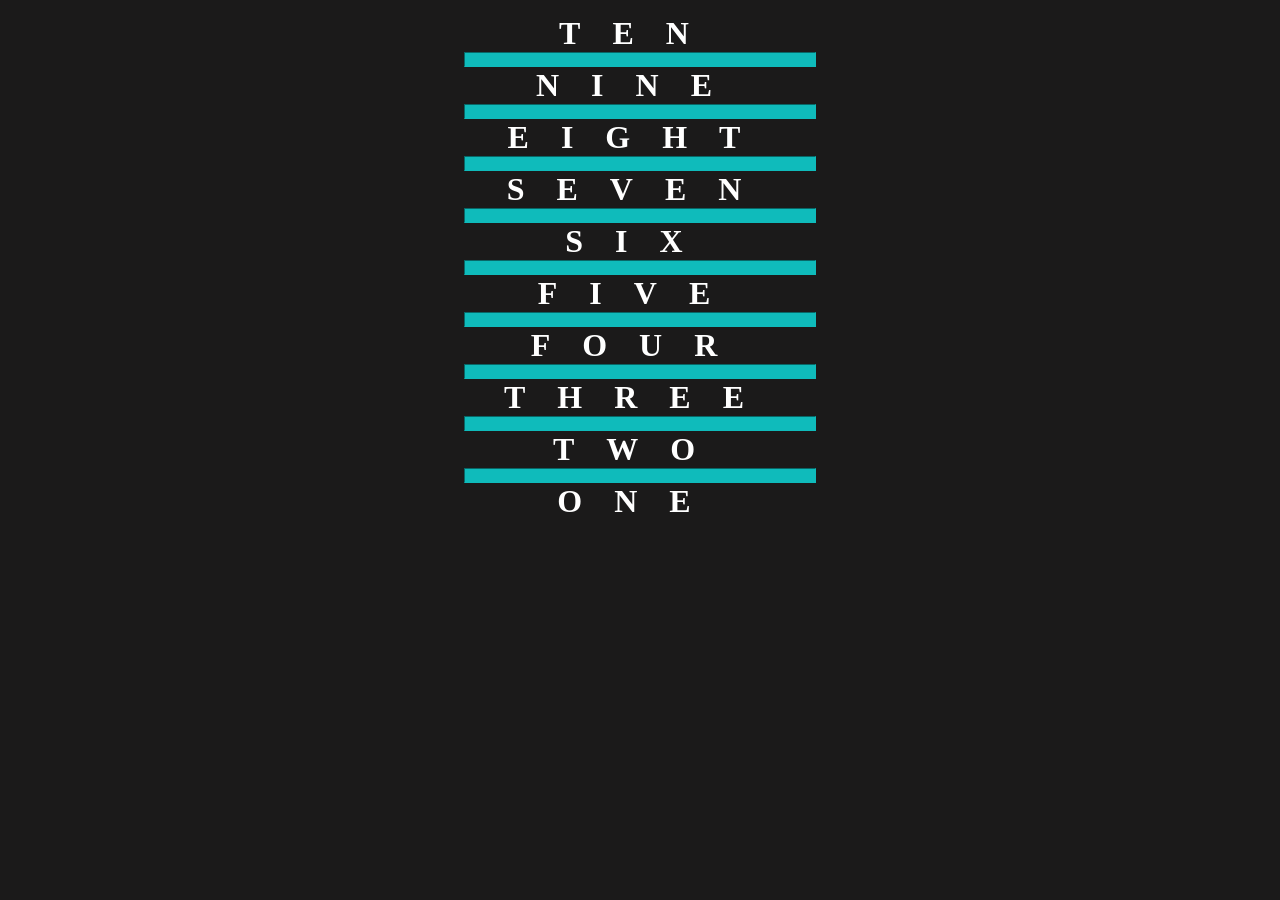
<file: first/index.html>
<!DOCTYPE html>
<html lang="en">
<head>
    <meta charset="UTF-8">
    <meta name="viewport" content="width=device-width, initial-scale=1.0">
    <link rel="stylesheet" href="CSS/style.css">
    <title>Document</title>
</head>
<body>
    <div>
    <p class="text">TEN</p>
    <hr class="horizontal_line">
     <p class="text">NINE</p>
    <hr class="horizontal_line">
     <p class="text">EIGHT</p>
    <hr class="horizontal_line">
     <p class="text">SEVEN</p>
    <hr class="horizontal_line">
     <p class="text">SIX</p>
    <hr class="horizontal_line">
     <p class="text">FIVE</p>
    <hr class="horizontal_line">
     <p class="text">FOUR</p>
    <hr class="horizontal_line">
     <p class="text">THREE</p>
    <hr class="horizontal_line">
     <p class="text">TWO</p>
    <hr class="horizontal_line">
     <p class="text">ONE</p>
 
    </div>
</body>
</html>
</file>
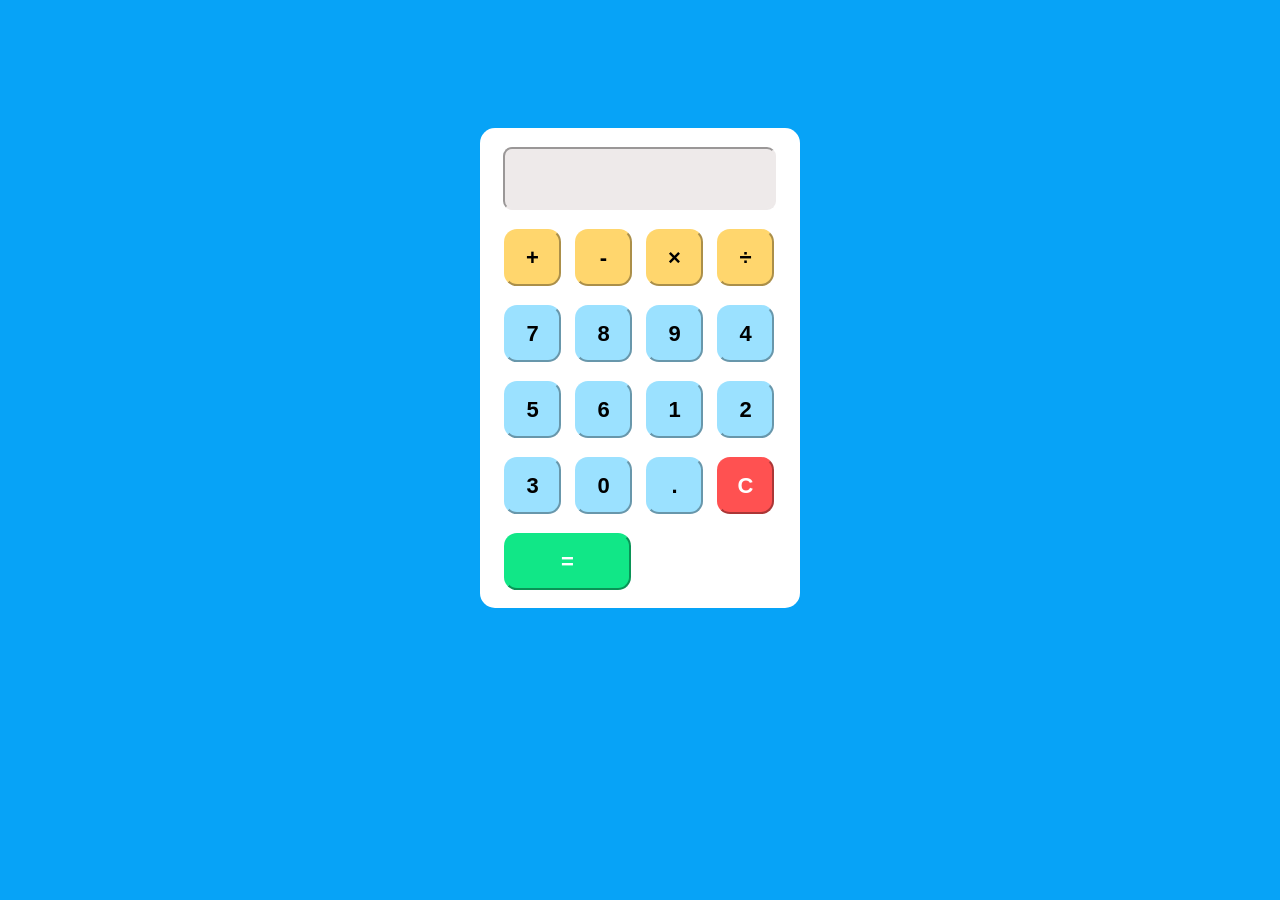
<file: second/index.html>
<!DOCTYPE html>
<html lang="en">
<head>
    <meta charset="UTF-8">
    <meta name="viewport" content="width=device-width, initial-scale=1.0">
    <link rel="stylesheet" href="CSS/style.css">
    <title>Document</title>
</head>
<body>
    <div>
        <form>
            <input type="text" class="text">
            <!-- <br> -->
           
            <button class="small yellow">+</button>
            <button class="small yellow">-</button>
            <button class="small yellow">×</button>
            <button class="small yellow">÷</button>
          
            <button class="small blue">7</button>
            <button class="small blue">8</button>
            <button class="small blue">9</button>
            <button class="small blue">4</button>
            
            <button class="small blue">5</button>
            <button class="small blue">6</button>
            <button class="small blue">1</button>
            <button class="small blue">2</button>

            <button class="small blue">3</button>
            <button class="small blue">0</button>
            <button class="small blue">.</button>
            <button class="small red">C</button>
            
            <button class="large">=</button>
         

        </form>
    </div>
</body>
</html>
</file>
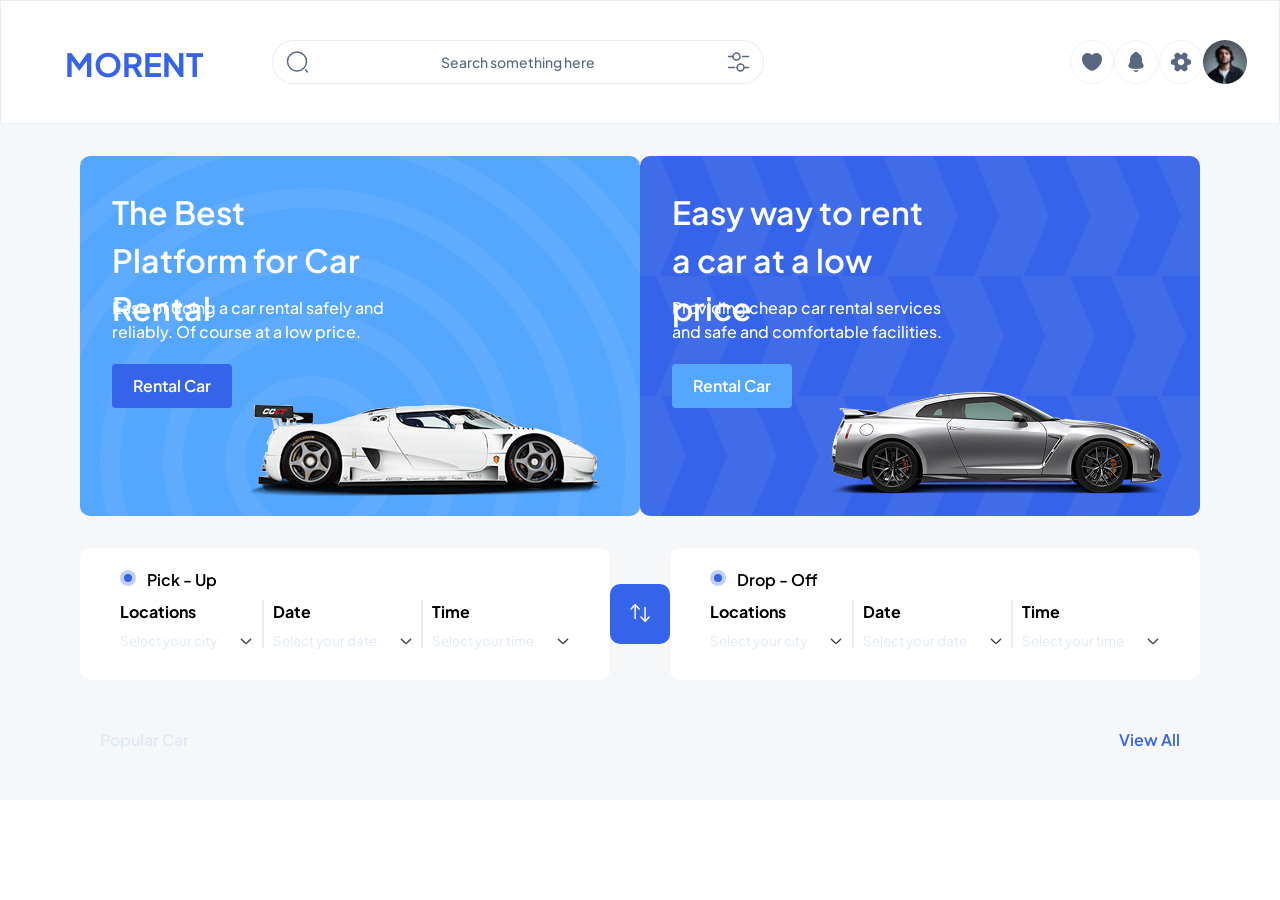
<file: task3/index.html>
<!DOCTYPE html>
<html lang="en">
<head>
    <meta charset="UTF-8">
    <meta name="viewport" content="width=device-width, initial-scale=1.0">
    <link rel="stylesheet" href="CSS/style.css">
    <title>Document</title>
</head>
<body>
    <nav>
        <div class="container display-flex">
          <div class="logo w-10">
            <h1>MORENT</h1>
          </div>
          <div class="search w-60">
            <button class="display-flex">
            
                <svg class="w-10" width="24" height="24" viewBox="0 0 24 24" fill="none" xmlns="http://www.w3.org/2000/svg">
                <path d="M11.5 21C16.7467 21 21 16.7467 21 11.5C21 6.25329 16.7467 2 11.5 2C6.25329 2 2 6.25329 2 11.5C2 16.7467 6.25329 21 11.5 21Z" stroke="#596780" stroke-width="1.5" stroke-linecap="round" stroke-linejoin="round"/>
                <path d="M22 22L20 20" stroke="#596780" stroke-width="1.5" stroke-linecap="round" stroke-linejoin="round"/>
                </svg>
                <p class="w-80">
                    Search something here
                </p>
                
                <svg class="w-10" width="24" height="24" viewBox="0 0 24 24" fill="none" xmlns="http://www.w3.org/2000/svg">
                <path d="M22 6.5H16" stroke="#596780" stroke-width="1.5" stroke-miterlimit="10" stroke-linecap="round" stroke-linejoin="round"/>
                <path d="M6 6.5H2" stroke="#596780" stroke-width="1.5" stroke-miterlimit="10" stroke-linecap="round" stroke-linejoin="round"/>
                <path d="M10 10C11.933 10 13.5 8.433 13.5 6.5C13.5 4.567 11.933 3 10 3C8.067 3 6.5 4.567 6.5 6.5C6.5 8.433 8.067 10 10 10Z" stroke="#596780" stroke-width="1.5" stroke-miterlimit="10" stroke-linecap="round" stroke-linejoin="round"/>
                <path d="M22 17.5H18" stroke="#596780" stroke-width="1.5" stroke-miterlimit="10" stroke-linecap="round" stroke-linejoin="round"/>
                <path d="M8 17.5H2" stroke="#596780" stroke-width="1.5" stroke-miterlimit="10" stroke-linecap="round" stroke-linejoin="round"/>
                <path d="M14 21C15.933 21 17.5 19.433 17.5 17.5C17.5 15.567 15.933 14 14 14C12.067 14 10.5 15.567 10.5 17.5C10.5 19.433 12.067 21 14 21Z" stroke="#596780" stroke-width="1.5" stroke-miterlimit="10" stroke-linecap="round" stroke-linejoin="round"/>
                </svg>


            </button>
             </div>
            <div class="icons display-flex w-15">
                <div class="icon">
                    <button>
                        
                        <svg width="44" height="44" viewBox="0 0 44 44" fill="none" xmlns="http://www.w3.org/2000/svg">
                        <path d="M26.44 13.1C24.63 13.1 23.01 13.98 22 15.33C20.99 13.98 19.37 13.1 17.56 13.1C14.49 13.1 12 15.6 12 18.69C12 19.88 12.19 20.98 12.52 22C14.1 27 18.97 29.99 21.38 30.81C21.72 30.93 22.28 30.93 22.62 30.81C25.03 29.99 29.9 27 31.48 22C31.81 20.98 32 19.88 32 18.69C32 15.6 29.51 13.1 26.44 13.1Z" fill="#596780"/>
                        <rect opacity="0.8" x="0.5" y="0.5" width="43" height="43" rx="21.5" stroke="#C3D4E9" stroke-opacity="0.4"/>
                        </svg>

                    </button>
                </div>
                <div class="icon">
                    <button>
                        
                        <svg width="44" height="44" viewBox="0 0 44 44" fill="none" xmlns="http://www.w3.org/2000/svg">
                        <path d="M29.3399 24.49L28.3399 22.83C28.1299 22.46 27.9399 21.76 27.9399 21.35V18.82C27.9399 16.47 26.5599 14.44 24.5699 13.49C24.0499 12.57 23.0899 12 21.9899 12C20.8999 12 19.9199 12.59 19.3999 13.52C17.4499 14.49 16.0999 16.5 16.0999 18.82V21.35C16.0999 21.76 15.9099 22.46 15.6999 22.82L14.6899 24.49C14.2899 25.16 14.1999 25.9 14.4499 26.58C14.6899 27.25 15.2599 27.77 15.9999 28.02C17.9399 28.68 19.9799 29 22.0199 29C24.0599 29 26.0999 28.68 28.0399 28.03C28.7399 27.8 29.2799 27.27 29.5399 26.58C29.7999 25.89 29.7299 25.13 29.3399 24.49Z" fill="#596780"/>
                        <path d="M24.8299 30.01C24.4099 31.17 23.2999 32 21.9999 32C21.2099 32 20.4299 31.68 19.8799 31.11C19.5599 30.81 19.3199 30.41 19.1799 30C19.3099 30.02 19.4399 30.03 19.5799 30.05C19.8099 30.08 20.0499 30.11 20.2899 30.13C20.8599 30.18 21.4399 30.21 22.0199 30.21C22.5899 30.21 23.1599 30.18 23.7199 30.13C23.9299 30.11 24.1399 30.1 24.3399 30.07C24.4999 30.05 24.6599 30.03 24.8299 30.01Z" fill="#596780"/>
                        <rect opacity="0.8" x="0.5" y="0.5" width="43" height="43" rx="21.5" stroke="#C3D4E9" stroke-opacity="0.4"/>
                        </svg>

                    </button>
                </div>
                <div class="icon">
                    <button>
                        
                        <svg width="44" height="44" viewBox="0 0 44 44" fill="none" xmlns="http://www.w3.org/2000/svg">
                        <path d="M30.1 19.2201C28.29 19.2201 27.55 17.9401 28.45 16.3701C28.97 15.4601 28.66 14.3001 27.75 13.7801L26.02 12.7901C25.23 12.3201 24.21 12.6001 23.74 13.3901L23.63 13.5801C22.73 15.1501 21.25 15.1501 20.34 13.5801L20.23 13.3901C19.78 12.6001 18.76 12.3201 17.97 12.7901L16.24 13.7801C15.33 14.3001 15.02 15.4701 15.54 16.3801C16.45 17.9401 15.71 19.2201 13.9 19.2201C12.86 19.2201 12 20.0701 12 21.1201V22.8801C12 23.9201 12.85 24.7801 13.9 24.7801C15.71 24.7801 16.45 26.0601 15.54 27.6301C15.02 28.5401 15.33 29.7001 16.24 30.2201L17.97 31.2101C18.76 31.6801 19.78 31.4001 20.25 30.6101L20.36 30.4201C21.26 28.8501 22.74 28.8501 23.65 30.4201L23.76 30.6101C24.23 31.4001 25.25 31.6801 26.04 31.2101L27.77 30.2201C28.68 29.7001 28.99 28.5301 28.47 27.6301C27.56 26.0601 28.3 24.7801 30.11 24.7801C31.15 24.7801 32.01 23.9301 32.01 22.8801V21.1201C32 20.0801 31.15 19.2201 30.1 19.2201ZM22 25.2501C20.21 25.2501 18.75 23.7901 18.75 22.0001C18.75 20.2101 20.21 18.7501 22 18.7501C23.79 18.7501 25.25 20.2101 25.25 22.0001C25.25 23.7901 23.79 25.2501 22 25.2501Z" fill="#596780"/>
                        <rect opacity="0.8" x="0.5" y="0.5" width="43" height="43" rx="21.5" stroke="#C3D4E9" stroke-opacity="0.4"/>
                        </svg>

                    </button>
                </div>
                <div class="icon">
                    <img src="images/profile.png" alt="">
                </div>

               
             
          </div>
        </div>
    </nav>
    <main>
        <div class="container">
            <section>
                <div class=" ads container display-flex">
                    <div class=" ad ad1">
                      <div class="ad-text">

                        
                        <h6>
                            The Best Platform for Car Rental
                        </h6>
                        <p>
                            Ease of doing a car rental safely and reliably. Of course at a low price.
                        </p>

                      </div>
                      <button>Rental Car</button>
                    </div>
                    <div class=" ad ad2">
                      <div class="ad-text">

                        
                        <h6>
                            Easy way to rent a car at a low price
                        </h6>
                        <p>
                           Providing cheap car rental services and safe and comfortable facilities.
                        </p>

                      </div>
                      <button>Rental Car</button>
                    </div>

                </div>
            </section>
            <section>
                <div class="container selectors display-flex">
                    <div class="selector ">
                        <div class="select-type" >
                            <svg width="16" height="16" viewBox="0 0 16 16" fill="none" xmlns="http://www.w3.org/2000/svg">
                            <rect width="16" height="16" rx="8" fill="#3563E9" fill-opacity="0.3"/>
                            <circle cx="8" cy="8" r="4" fill="#3563E9"/>
                            </svg>
                            <p>
                                Pick - Up
                            </p>

                        </div>
                          <div class="select-fields display-flex">
                            <div class="field">
                                <p>
                                    Locations
                                </p>
                            <div class="input">
                                <select name="Locations" id="">
                                    <option disabled selected>Select your city</option>
                        

                                </select>
                            
                                <svg width="14" height="14" viewBox="0 0 14 14" fill="none" xmlns="http://www.w3.org/2000/svg">
                                <path d="M7.00013 9.79969C6.5918 9.79969 6.18347 9.64219 5.8743 9.33303L2.07097 5.52969C1.9018 5.36053 1.9018 5.08053 2.07097 4.91136C2.24013 4.74219 2.52013 4.74219 2.6893 4.91136L6.49263 8.71469C6.77263 8.99469 7.22763 8.99469 7.50763 8.71469L11.311 4.91136C11.4801 4.74219 11.7601 4.74219 11.9293 4.91136C12.0985 5.08053 12.0985 5.36053 11.9293 5.52969L8.12597 9.33303C7.8168 9.64219 7.40847 9.79969 7.00013 9.79969Z" fill="#1A202C" stroke="#1A202C" stroke-width="0.5"/>
                                </svg>
                            </div>
                            </div>
                            <div class="divider">
                            </div>
                            <div class="field">
                                <p>
                                    Date
                                </p>
                                <div class="input">
                                <select name="Date" id="">
                                    <option disabled selected>Select your date</option>
                                </select>
                                
                                <svg width="14" height="14" viewBox="0 0 14 14" fill="none" xmlns="http://www.w3.org/2000/svg">
                                <path d="M7.00013 9.79969C6.5918 9.79969 6.18347 9.64219 5.8743 9.33303L2.07097 5.52969C1.9018 5.36053 1.9018 5.08053 2.07097 4.91136C2.24013 4.74219 2.52013 4.74219 2.6893 4.91136L6.49263 8.71469C6.77263 8.99469 7.22763 8.99469 7.50763 8.71469L11.311 4.91136C11.4801 4.74219 11.7601 4.74219 11.9293 4.91136C12.0985 5.08053 12.0985 5.36053 11.9293 5.52969L8.12597 9.33303C7.8168 9.64219 7.40847 9.79969 7.00013 9.79969Z" fill="#1A202C" stroke="#1A202C" stroke-width="0.5"/>
                                </svg>
                            </div>
                            </div>
                            <div class="divider">
                            </div>
                            <div class="field">
                                <p>
                                    Time
                                </p>
                                <div class="input">
                                <select name="Time" id="">
                                    <option disabled selected>Select your time</option>
                                </select>
                                
                                <svg width="14" height="14" viewBox="0 0 14 14" fill="none" xmlns="http://www.w3.org/2000/svg">
                                <path d="M7.00013 9.79969C6.5918 9.79969 6.18347 9.64219 5.8743 9.33303L2.07097 5.52969C1.9018 5.36053 1.9018 5.08053 2.07097 4.91136C2.24013 4.74219 2.52013 4.74219 2.6893 4.91136L6.49263 8.71469C6.77263 8.99469 7.22763 8.99469 7.50763 8.71469L11.311 4.91136C11.4801 4.74219 11.7601 4.74219 11.9293 4.91136C12.0985 5.08053 12.0985 5.36053 11.9293 5.52969L8.12597 9.33303C7.8168 9.64219 7.40847 9.79969 7.00013 9.79969Z" fill="#1A202C" stroke="#1A202C" stroke-width="0.5"/>
                                </svg>
                              </div>
                            </div>
                          </div>
                    </div>
                    <div class="switch">
                        <button>
                        <svg width="24" height="24" viewBox="0 0 24 24" fill="none" xmlns="http://www.w3.org/2000/svg">
                        <path d="M7.16051 3.83577L7.16051 17.4536" stroke="white" stroke-width="1.5" stroke-linecap="round" stroke-linejoin="round"/>
                        <path d="M3.08273 7.93188L7.1605 3.83522L11.2383 7.93188" stroke="white" stroke-width="1.5" stroke-linecap="round" stroke-linejoin="round"/>
                        <path d="M17.0887 20.1671L17.0887 6.54934" stroke="white" stroke-width="1.5" stroke-linecap="round" stroke-linejoin="round"/>
                        <path d="M21.1665 16.071L17.0887 20.1677L13.0109 16.071" stroke="white" stroke-width="1.5" stroke-linecap="round" stroke-linejoin="round"/>
                        </svg>
                     </button>
                    </div>
                    <div class="selector ">
                        <div class="select-type" >
                            <svg width="16" height="16" viewBox="0 0 16 16" fill="none" xmlns="http://www.w3.org/2000/svg">
                            <rect width="16" height="16" rx="8" fill="#3563E9" fill-opacity="0.3"/>
                            <circle cx="8" cy="8" r="4" fill="#3563E9"/>
                            </svg>
                            <p>
                                Drop - Off
                            </p>

                        </div>
                          <div class="select-fields display-flex">
                            <div class="field">
                                <p>
                                    Locations
                                </p>
                            <div class="input">
                                <select name="Locations" id="">
                                    <option disabled selected>Select your city</option>
                        

                                </select>
                            
                                <svg width="14" height="14" viewBox="0 0 14 14" fill="none" xmlns="http://www.w3.org/2000/svg">
                                <path d="M7.00013 9.79969C6.5918 9.79969 6.18347 9.64219 5.8743 9.33303L2.07097 5.52969C1.9018 5.36053 1.9018 5.08053 2.07097 4.91136C2.24013 4.74219 2.52013 4.74219 2.6893 4.91136L6.49263 8.71469C6.77263 8.99469 7.22763 8.99469 7.50763 8.71469L11.311 4.91136C11.4801 4.74219 11.7601 4.74219 11.9293 4.91136C12.0985 5.08053 12.0985 5.36053 11.9293 5.52969L8.12597 9.33303C7.8168 9.64219 7.40847 9.79969 7.00013 9.79969Z" fill="#1A202C" stroke="#1A202C" stroke-width="0.5"/>
                                </svg>
                            </div>
                            </div>
                            <div class="divider">
                            </div>
                            <div class="field">
                                <p>
                                    Date
                                </p>
                                <div class="input">
                                <select name="Date" id="">
                                    <option disabled selected>Select your date</option>
                                </select>
                                
                                <svg width="14" height="14" viewBox="0 0 14 14" fill="none" xmlns="http://www.w3.org/2000/svg">
                                <path d="M7.00013 9.79969C6.5918 9.79969 6.18347 9.64219 5.8743 9.33303L2.07097 5.52969C1.9018 5.36053 1.9018 5.08053 2.07097 4.91136C2.24013 4.74219 2.52013 4.74219 2.6893 4.91136L6.49263 8.71469C6.77263 8.99469 7.22763 8.99469 7.50763 8.71469L11.311 4.91136C11.4801 4.74219 11.7601 4.74219 11.9293 4.91136C12.0985 5.08053 12.0985 5.36053 11.9293 5.52969L8.12597 9.33303C7.8168 9.64219 7.40847 9.79969 7.00013 9.79969Z" fill="#1A202C" stroke="#1A202C" stroke-width="0.5"/>
                                </svg>
                            </div>
                            </div>
                            <div class="divider">
                            </div>
                            <div class="field">
                                <p>
                                    Time
                                </p>
                                <div class="input">
                                <select name="Time" id="">
                                    <option disabled selected>Select your time</option>
                                </select>
                                
                                <svg width="14" height="14" viewBox="0 0 14 14" fill="none" xmlns="http://www.w3.org/2000/svg">
                                <path d="M7.00013 9.79969C6.5918 9.79969 6.18347 9.64219 5.8743 9.33303L2.07097 5.52969C1.9018 5.36053 1.9018 5.08053 2.07097 4.91136C2.24013 4.74219 2.52013 4.74219 2.6893 4.91136L6.49263 8.71469C6.77263 8.99469 7.22763 8.99469 7.50763 8.71469L11.311 4.91136C11.4801 4.74219 11.7601 4.74219 11.9293 4.91136C12.0985 5.08053 12.0985 5.36053 11.9293 5.52969L8.12597 9.33303C7.8168 9.64219 7.40847 9.79969 7.00013 9.79969Z" fill="#1A202C" stroke="#1A202C" stroke-width="0.5"/>
                                </svg>
                              </div>
                            </div>
                          </div>
                    </div>
                </div>
            </section>
        
            <div class="content container">
                <div class="popular">
                    <div class="text display-flex">
                        <p>Popular Car</p>
                        <p class="view-all">View All</p>
                    </div>
                </div>
            </div>
        </div>

    </main>
</body>
</html></i>
</file>
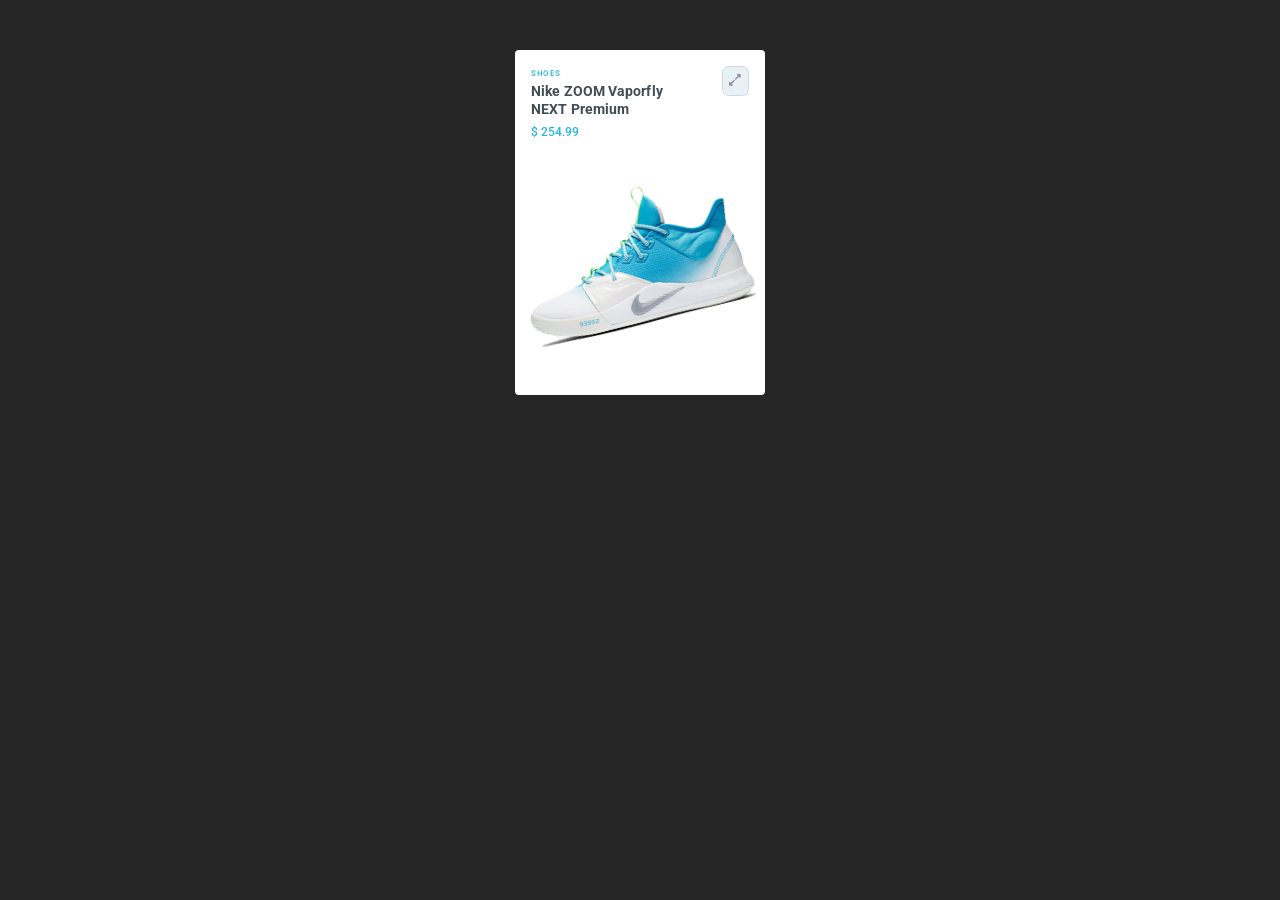
<file: task4/index.html>
<!DOCTYPE html>
<html lang="en">
<head>
    <meta charset="UTF-8">
    <meta name="viewport" content="width=device-width, initial-scale=1.0">
    <title>Document</title>
    <link rel="stylesheet" href="CSS/style.css">
</head>
<body>
    <div class="container">
        <div class="box">
            <div class="front card">
                <div class="content d-flex space-between">
                    <div class="text col-8">
                      <h6>SHOES</h6>
                      <h5>
                        Nike ZOOM Vaporfly  NEXT Premium
                      </h5>
                      <p>
                        $ 254.99
                      </p>
                    </div>
                    <div class="button ">
                        <button>
                            <svg width="12" height="12" viewBox="0 0 12 12" fill="none" xmlns="http://www.w3.org/2000/svg">
                            <path d="M4.71358 5.93758C4.76567 5.85946 4.84379 5.83341 4.92192 5.83341C5.02608 5.83341 5.10421 5.85946 5.15629 5.93758L5.72921 6.5105C5.80733 6.56258 5.83337 6.64071 5.83337 6.74487C5.83337 6.823 5.80733 6.90112 5.72921 6.95321L2.81254 9.86987L3.54171 10.599C3.67192 10.7032 3.724 10.8595 3.724 11.0417C3.724 11.198 3.67192 11.3542 3.54171 11.4845C3.43754 11.5886 3.28129 11.6667 3.099 11.6667H0.625041C0.468791 11.6667 0.312541 11.5886 0.182332 11.4845C0.0781655 11.3542 4.05312e-05 11.198 4.05312e-05 11.0417V8.56779C4.05312e-05 8.3855 0.0781655 8.22925 0.182332 8.12508C0.312541 7.99487 0.468791 7.94279 0.625041 7.94279C0.807332 7.94279 0.963582 7.99487 1.06775 8.12508L1.79692 8.85425L4.71358 5.93758Z" fill="#414D55"/>
                            <path d="M11.4843 0.18221C11.6145 0.286376 11.6666 0.442626 11.6666 0.624918L11.6666 3.09888C11.6666 3.25513 11.6145 3.41138 11.4843 3.54159C11.3802 3.64575 11.2239 3.72388 11.0416 3.72388C10.8854 3.72388 10.7291 3.64575 10.5989 3.54159L9.86975 2.81242L6.95308 5.72908C6.901 5.78117 6.84892 5.83325 6.74475 5.83325C6.66663 5.83325 6.5885 5.78117 6.51038 5.72908L5.93746 5.15617C5.88538 5.07804 5.83329 4.99992 5.83329 4.92179C5.83329 4.81763 5.88538 4.76554 5.93746 4.71346L8.85413 1.79679L8.12496 1.06763C8.02079 0.937418 7.94267 0.781168 7.94267 0.624918C7.94267 0.442626 8.02079 0.286376 8.12496 0.18221C8.25517 0.0520012 8.41142 -8.18237e-05 8.56767 -8.18101e-05L11.0416 -8.15938e-05C11.2239 -8.15779e-05 11.3802 0.0520015 11.4843 0.18221Z" fill="#414D55"/>
                            </svg>
                        </button>
                    </div>
                </div>
                <div class="image">
                    <img src="Images/shoes.png" alt="shoes image">
                </div>
            </div>
            <div class="back card">
                <div class="content d-flex space-between">
                    <div class="text col-8">
                      <h6>
                          SHOES
                      </h6>
                      <h5>
                        Nike ZOOM Vaporfly  NEXT Premium
                      </h5>
                      <p>
                        $ 254.99
                      </p>
                    </div>
                    <div class="button">
                        <button>
                            <svg width="12" height="12" viewBox="0 0 12 12" fill="none" xmlns="http://www.w3.org/2000/svg">
                            <path d="M4.71358 5.93758C4.76567 5.85946 4.84379 5.83341 4.92192 5.83341C5.02608 5.83341 5.10421 5.85946 5.15629 5.93758L5.72921 6.5105C5.80733 6.56258 5.83337 6.64071 5.83337 6.74487C5.83337 6.823 5.80733 6.90112 5.72921 6.95321L2.81254 9.86987L3.54171 10.599C3.67192 10.7032 3.724 10.8595 3.724 11.0417C3.724 11.198 3.67192 11.3542 3.54171 11.4845C3.43754 11.5886 3.28129 11.6667 3.099 11.6667H0.625041C0.468791 11.6667 0.312541 11.5886 0.182332 11.4845C0.0781655 11.3542 4.05312e-05 11.198 4.05312e-05 11.0417V8.56779C4.05312e-05 8.3855 0.0781655 8.22925 0.182332 8.12508C0.312541 7.99487 0.468791 7.94279 0.625041 7.94279C0.807332 7.94279 0.963582 7.99487 1.06775 8.12508L1.79692 8.85425L4.71358 5.93758Z" fill="#414D55"/>
                            <path d="M11.4843 0.18221C11.6145 0.286376 11.6666 0.442626 11.6666 0.624918L11.6666 3.09888C11.6666 3.25513 11.6145 3.41138 11.4843 3.54159C11.3802 3.64575 11.2239 3.72388 11.0416 3.72388C10.8854 3.72388 10.7291 3.64575 10.5989 3.54159L9.86975 2.81242L6.95308 5.72908C6.901 5.78117 6.84892 5.83325 6.74475 5.83325C6.66663 5.83325 6.5885 5.78117 6.51038 5.72908L5.93746 5.15617C5.88538 5.07804 5.83329 4.99992 5.83329 4.92179C5.83329 4.81763 5.88538 4.76554 5.93746 4.71346L8.85413 1.79679L8.12496 1.06763C8.02079 0.937418 7.94267 0.781168 7.94267 0.624918C7.94267 0.442626 8.02079 0.286376 8.12496 0.18221C8.25517 0.0520012 8.41142 -8.18237e-05 8.56767 -8.18101e-05L11.0416 -8.15938e-05C11.2239 -8.15779e-05 11.3802 0.0520015 11.4843 0.18221Z" fill="#414D55"/>
                            </svg>
                        </button>
                    </div>
                </div>
                <div class="image">
                    <img src="Images/shoes.png" alt="shoes image">
                </div>
                <div class="buy-actions">
                    <p id="seclct">
                        select size
                    </p>
                    <div class="sizes d-flex space-between">
                        <button>
                            5
                        </button>
                        <button>
                            6
                        </button>
                        <button class="selected">
                            7
                        </button>
                        <button>
                            8
                        </button>
                        <button>
                            9
                        </button>

                    </div>
                    <div class="buy-buttons d-flex space-between">
                        <button class="fav"> 
                            <svg width="12" height="11" viewBox="0 0 12 11" fill="none" xmlns="http://www.w3.org/2000/svg">
                            <path d="M10.4324 0.728067C10.9784 1.20586 11.3424 1.77466 11.5472 2.41172C11.7065 3.00328 11.7065 3.61758 11.5472 4.23189C11.3652 4.8462 11.0922 5.36949 10.6826 5.77903L6.70102 9.8289C6.45075 10.0792 6.15497 10.1929 5.83644 10.1929C5.49516 10.1929 5.19938 10.0792 4.97186 9.8289L0.990248 5.77903C0.58071 5.36949 0.284933 4.8462 0.125668 4.23189C-0.0563484 3.61758 -0.0335963 3.00328 0.14842 2.41172C0.330437 1.77466 0.694471 1.20586 1.24052 0.728067C1.65006 0.364033 2.1506 0.136513 2.71941 0.0455042C3.26546 -0.0455042 3.83426 0 4.38031 0.182017C4.92636 0.364033 5.42691 0.659811 5.83644 1.06935C6.24598 0.659811 6.72377 0.364033 7.26982 0.182017C7.81588 0 8.38468 -0.0455042 8.95348 0.0455042C9.49953 0.136513 10.0001 0.364033 10.4324 0.728067ZM9.90907 5.00546C10.1821 4.73243 10.3641 4.3684 10.4779 3.95886C10.5916 3.54933 10.5916 3.11704 10.4779 2.7075C10.3414 2.27521 10.0911 1.88842 9.72705 1.56989C9.27201 1.20586 8.74871 1.0466 8.15716 1.0921C7.5656 1.1376 7.0423 1.38788 6.63277 1.82017L5.83644 2.61649L5.04012 1.82017C4.60783 1.38788 4.08453 1.1376 3.49298 1.0921C2.90142 1.0466 2.37813 1.20586 1.94584 1.56989C1.55905 1.88842 1.30878 2.27521 1.19502 2.7075C1.0585 3.11704 1.0585 3.54933 1.17226 3.95886C1.28603 4.3684 1.49079 4.73243 1.76382 5.00546L5.76819 9.05533C5.81369 9.12359 5.8592 9.12359 5.9047 9.05533L9.90907 5.00546Z" fill="url(#paint0_linear_4_365)"/>
                            <defs>
                            <linearGradient id="paint0_linear_4_365" x1="11.6667" y1="10.1929" x2="11.6667" y2="0" gradientUnits="userSpaceOnUse">
                            <stop stop-color="#0496FF"/>
                            <stop offset="1" stop-color="#28B5E0"/>
                            </linearGradient>
                            </defs>
                            </svg>
                        </button>
                        <button class="buy d-flex"> 
                            
                            <svg width="14" height="14" viewBox="0 0 14 14" fill="none" xmlns="http://www.w3.org/2000/svg">
                            <g clip-path="url(#clip0_4_367)">
                            <path d="M12.9427 4.71337H11.5679L8.56023 0.953739C8.4255 0.785328 8.17969 0.757958 8.0112 0.892749C7.84273 1.02751 7.81542 1.27332 7.95021 1.44179L10.5675 4.71337H2.76586L5.38315 1.44179C5.51792 1.27332 5.4906 1.02749 5.32216 0.892749C5.15367 0.757958 4.90786 0.785302 4.77312 0.953739L1.76539 4.71337H0.390625C0.174896 4.71337 0 4.88827 0 5.104V5.88525C0 6.10098 0.174896 6.27587 0.390625 6.27587H12.9427C13.1584 6.27587 13.3333 6.10098 13.3333 5.88525V5.104C13.3333 4.88827 13.1584 4.71337 12.9427 4.71337Z" fill="white"/>
                            <path d="M2.35873 12.2426C2.40665 12.4103 2.55993 12.5259 2.73433 12.5259H10.5989C10.7733 12.5259 10.9266 12.4103 10.9745 12.2426L12.4561 7.05713H0.877197L2.35873 12.2426ZM8.45579 10.5086L8.84642 8.16481C8.88188 7.952 9.08313 7.80814 9.29595 7.84372C9.50876 7.87919 9.65251 8.08044 9.61704 8.29325L9.22642 10.637C9.19457 10.8281 9.02907 10.9635 8.84157 10.9635C8.82024 10.9635 8.79863 10.9617 8.77688 10.9581C8.56407 10.9226 8.42032 10.7213 8.45579 10.5086ZM6.276 8.229C6.276 8.01327 6.45089 7.83838 6.66662 7.83838C6.88235 7.83838 7.05725 8.01327 7.05725 8.229V10.5728C7.05725 10.7885 6.88235 10.9634 6.66662 10.9634C6.45089 10.9634 6.276 10.7885 6.276 10.5728V8.229ZM4.06334 7.84372C4.27618 7.80827 4.47741 7.952 4.51287 8.16481L4.9035 10.5086C4.93897 10.7213 4.79522 10.9226 4.58241 10.9581C4.56069 10.9617 4.53905 10.9635 4.51772 10.9635C4.33019 10.9635 4.16472 10.8281 4.13287 10.637L3.74225 8.29325C3.70678 8.08044 3.85053 7.87916 4.06334 7.84372Z" fill="white"/>
                            </g>
                            <defs>
                            <clipPath id="clip0_4_367">
                            <rect width="13.3333" height="13.3333" fill="white"/>
                            </clipPath>
                            </defs>
                            </svg>
                          <p>
                            ADD TO CART
                          </p>
                        </button>
                    </div>
                </div>
            </div>
        </div> 
    </div>
</body>
</html>
</file>
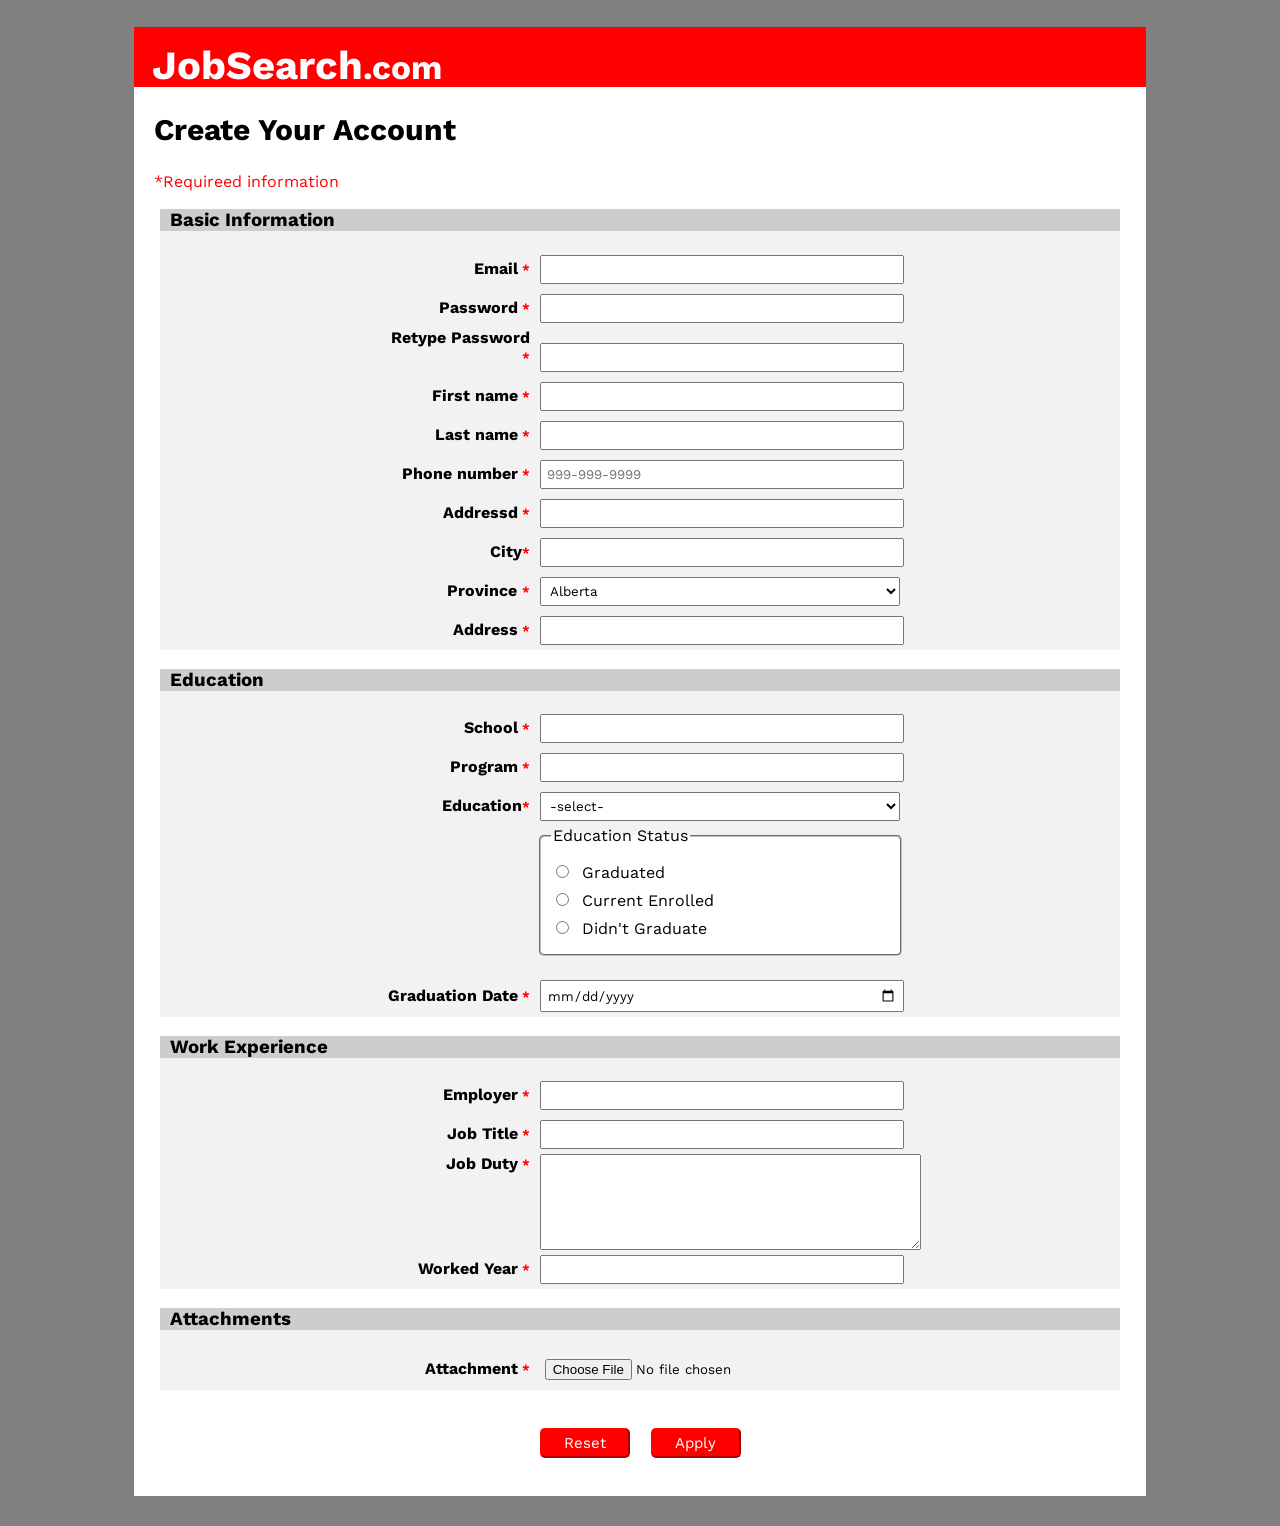
<file: third/index.html>
<!DOCTYPE html>

<html lang="en">
<head>
    <meta charset="UTF-8">
    <meta name="viewport" content="width=device-width, initial-scale=1.0">
    <link rel="stylesheet" href="CSS/style.css">
    <title>Document</title>
</head>
<body>
    <div class="main">
        
        <header>

            <h1>JobSearch<small>.com</small></h1>
           
        </header>
        <h2>
            Create Your Account
        </h2>
        <p class="required">*Requireed information</p>
       <section >
        <div class="top ">
            <h3>
                Basic Information
            </h3>
    
          
        </div>
        <div class="form">
        <form >
                <label for="Email">
                    Email<span class="symbol"> *</span>
                </label>
                <input type="text" required id="Email">
                <br>
                <label for="Password">
                    Password<span class="symbol"> *</span>
                </label>
                <input type="password" required id="Password">
                  <br>
                <label for="rePassword">
                    Retype Password<span class="symbol"> *</span>
                </label>
                <input type="password" required id="rePassword">
                <br>
                <label for="fname">
                    First name<span class="symbol"> *</span>
                </label>
                <input type="text" required id="fname">
                <br>
                <label for="lname">
                    Last name<span class="symbol"> *</span>
                </label>
                <input type="text" required id="lname">
                <br>
                <label for="number">
                   Phone number<span class="symbol"> *</span>
                </label>
                <input type="number" placeholder="999-999-9999" id="number">
                <br>
                <label for="address">
                    Addressd<span class="symbol"> *</span>
                </label>
                <input type="text" required id="address">
                <br>
                <label for="city">
                    City<span class="symbol">*</span>
                </label>
                <input type="text" required id="city">
                <br>
                
                <label>
                    Province <span class="symbol">*</span>
                </label>
 
                <select>
                    <option>Alberta</option>
                    <option>Ontario</option>
                    <option>Quebec</option>
                    <option>British Columbia</option>
                </select>
                <br>
                <label for="address">
                    Address<span class="symbol"> *</span>
                </label>
                <input type="text" required id="lname">
               
            </form>
        </div>
       </section>
              <section >
        <div class="top ">
            <h3>
                Education
            </h3>
    
          
        </div>
        <div class="form">
        <form >
                <label for="school">
                    School<span class="symbol"> *</span>
                </label>
                <input type="text" required id="school">
                <br>
                <label for="program">
                    Program<span class="symbol"> *</span>
                </label>
                <input type="text" required id="Program">
                  <br>
           
                <label>
                    Education<span class="symbol">*</span>
                </label>
 
                <select>
                        <option>-select-</option>
                        <option>High School</option>
                        <option>Bachelor</option>
                        <option>Master</option>
                        <option>PhD</option>

                </select>
                <br>
              


          <fieldset class="status-box">
                <legend>Education Status</legend>

                <label>
                    <input type="radio" name="status"> Graduated
                </label>

                <label>
                    <input type="radio" name="status"> Current Enrolled
                </label>

                <label>
                    <input type="radio" name="status"> Didn't Graduate
                </label>
            </fieldset>
                <br>
                <label for="date">
                    Graduation Date<span class="symbol"> *</span>
                </label>
                <input type="date" required id="date">

               
            </form>
        </div>
       </section>

        <section>
                <div class="top ">
            <h3>
                Work Experience
            </h3>
    
          
        </div>
        <div class="form">
        <form >
                <label for="employer">
                    Employer<span class="symbol"> *</span>
                </label>
                <input type="text" required id="employer">
                <br>
                <label for="jtitle">
                    Job Title<span class="symbol"> *</span>
                </label>
                <input type="text" required id="jtitle">
                <br>
                 <label for="jduty">
                    Job Duty<span class="symbol"> *</span>
                </label>
                <textarea  id="jduty" rows="6" cols="45"></textarea>
                <br>
                <label for="workyear">
                    Worked Year<span class="symbol"> *</span>
                </label>
                <input type="year" required id="workyear">
                <br>
            </form>
        </div>

       </section>
        <section>
                <div class="top ">
            <h3>
                Attachments
            </h3>
    
          
        </div>
        <div class="form">
        <form >
                <label for="file">
                    Attachment<span class="symbol"> *</span>
                </label>
                <input type="file" required id="file">
                <br>
     
            </form>
        </div>


       </section>
       <div class="buttons">
       <button>Reset</button>
       <button>Apply</button>
       </div>
    </div>
</body>
</html>
</file>
<file: first/CSS/style.css>
*{
    box-sizing: border-box;
    margin: 0;
    padding: 0;
}
html{
    background-color: rgb(27, 26, 26);
    
}
div{
    margin-top: 15px;
    text-align: center;
    /* margin: auto; */
   
}
.text{
color: white;
font-weight:bolder;
font-family:'Segoe UI', Tahoma, Geneva, Verdana;
letter-spacing: 2rem;
font-size:2rem;
/* margin-bottom:0;
margin-top:5px; */
margin: auto;

}
hr{
    width: 22rem;
    height: 15px;
    border-color:  rgb(15, 187, 187);
    background-color: rgb(15, 187, 187);
    /* margin-top: 0;
    margin-bottom: 0; */
    /* margin: auto; */
    margin: auto;
}
</file>
<file: second/CSS/style.css>
html{
    background-color:rgb(7, 163, 247);
}
div
{
    border-radius: 15px;
    background-color: white;
    margin: auto;
    width: 20rem;
    height: 30rem;
    margin-top: 8rem;
}
.text{
    background-color: #eeeaea;
    border-radius: 9px;
    height: 57px;
    width: 265px;
    margin-left: 23px;
    margin-top: 19px;
    border-color: #eeeaea;
    font-weight: bold;
    font-size: 22px;
    
}

.small{
    width: 57px;
    height: 57px;
    margin-top: 19px;
    margin-left: 24px;
    margin-right: -14px;
    border-radius: 13px;
    font-weight: bold;
    font-size: 22px;
   
}
.yellow{
    background-color: rgb(255, 214, 109);
    border-color: rgb(255, 214, 109);
}
.blue{
    background-color: rgb(155, 225, 255);
    border-color: rgb(155, 225, 255);
}
.red{
    background-color: rgb(255, 81, 81);
    border-color: rgb(255, 81, 81);
    color: white;
}
.large{
    width: 127px;
    height: 57px;
    margin-top: 19px;
    margin-left: 24px;
    margin-right: -14px;
    border-radius: 13px;
    font-weight: bold;
    font-size: 22px;
    background-color: rgb(17, 231, 135);
    border-color:rgb(17, 231, 135);
    color: white;
}
</file>
<file: task3/CSS/style.css>
@import url('https://fonts.googleapis.com/css2?family=Plus+Jakarta+Sans:ital,wght@0,200..800;1,200..800&display=swap');
:root{
    --main-color:#3563E9;
    --primary-color:#C3D4E966;
    --secondary-color:#596780;
    --text-color:#E0E9F4;
}
*{
    box-sizing: border-box;
    margin: 0;
    padding: 0;
    font-family: "Plus Jakarta Sans", sans-serif;
}
.w-15{
 width: 15%;
}
.w-10{
 width: 10%;
}
.w-60{
 width: 60%;
}
.display-flex{
  display: flex;

}
.w-80{
  width: 80%;
}

nav{
     border: 1px solid #C3D4E966;
     height: 124px;
    
}
nav .container{
    justify-content: space-between;
    height: 100%;
    align-items: center;
    padding:0  2rem 0 4rem;
}

h1{
    width: 148px;
    height: 44px;
    font-weight: 700;
    font-size: 32px;
    line-height: 150%;
    letter-spacing: -3%;
    color: var(--main-color);
}
/* .search{
    
} */
.search button{
    width: 492px;
    height: 44px;
    background-color: white;
    width: 492px;
   align-items: center;
   border-radius: 70px;
   border: 1px solid #C3D4E966
}
.search button p{
    font-weight: 500;
    font-size: 14px;
    line-height: 150%;
    letter-spacing: -2%;
    color: var(--secondary-color);
}
.icons {
    justify-content: space-between;
}
.icons .icon{
    width: 44px;
    height: 44px;
}
.icons .icon button{
    background-color: #FFFFFF;
    border: none;
}
.icons .icon img{
   border-radius: 90px;
   width: 100%;
   height: 100%;
   object-fit: cover;
}
main{
    background-color: #F6F7F9;
}
.container{
    padding:  1rem 2.5rem;
}
.ads{
    justify-content: space-between;
}
 .ad{
    width: 640px;
    height: 360px;
    border-radius: 10px;
    padding: 2rem;
}
.ad .ad-text h6{
   font-weight: 600;
   font-size: 32px;
   line-height: 150%;
   letter-spacing: -3%;
   color: white;
   width: 272px;
   height: 96px;
}
.ad .ad-text p{
    font-weight: 500;
    font-size: 16px;
    line-height: 150%;
    letter-spacing: -2%;
    width: 284px;
    height:48px ;
    color: white;
    margin: 12px 0;
    
}

.ad button{
    
    color: white;
    width: 120px;
    height: 44px;
    border-radius: 4px;
    border: none;
    font-weight: 600;
    font-size: 16px;
    line-height: 150%;
    letter-spacing: -2%;
    margin-top: 8px;

}


.ad1{
    background-color: #54A6FF;
    background-image: url(../images/ad1.png);
}
.ad1 button{
    background-color: var(--main-color);
}
.ad2{
    background-color: var(--main-color);
    background-image: url(../images/ad2.png);
}
.ad2 button{
    background-color:#54A6FF;
}

.selector{
    width: 582px;
    height: 132px;
    border-radius: 10px;
    background-color: #FFFFFF;
    padding: 20px 40px;
}
.select-type{
    margin-bottom: 8px;
}
.selector .select-type p,.selector .select-type svg{
    display: inline-block;
}
.selector .select-type p{
    font-weight: 600;
    font-size: 16px;
    line-height: 150%;
    letter-spacing: -2%;
    margin-left: 8px;
}
.select-fields{
    justify-content: space-between;
}
.select-fields .field p{
    font-weight: 700;
    font-size: 16px;
    line-height: 150%;
    letter-spacing: -2%;
    margin-bottom: 8px;
}
.select-fields select{
    
    appearance: none;
    border: none;
    outline: none;
    background: transparent;
    color:var(--text-color);
    margin-right: 22px;
}
.input{
    display: flex;
    align-items: center;

}

.select-fields select option{
    font-weight: 500;
    font-size: 12px;
    line-height: 100%;
    letter-spacing: -2%;

   
}
.divider{
    height: 48px;
    width: 0px;
    border: 1px solid #C3D4E966;
}
.selectors .switch {
    width: 60px;
    height: 60px;
    border-radius: 10px;
    
    display: flex;
    justify-content: center;  
    align-items: center;     

    
}
.selectors .switch button{
      width: 60px;
    height: 60px;
    border-radius: 10px;
    border: none;
  background-color:var(--main-color) ;
}
.selectors{
    justify-content: space-between;
    align-items: center;
}
.content .text{
    justify-content: space-between;
    padding: 20px;
}

.content .text p{
    font-weight: 600;
    font-size: 16px;
    line-height: 100%;
    letter-spacing: 0%;
    color:var(--text-color)
}
.content .text .view-all{
    color: var(--main-color);
}
</file>
<file: task4/CSS/style.css>
@import url('https://fonts.googleapis.com/css2?family=Roboto:ital,wght@0,100..900;1,100..900&display=swap');

*{
    box-sizing: border-box;
    padding: 0;
    margin: 0;
}
html{
    background-color: rgb(39, 38, 38);
    font-family: "Roboto", sans-serif;
}
.col-1{width: calc(1/12*100%);}
.col-2{width: calc(2/12*100%);}
.col-3{width: calc(3/12*100%);}
.col-4{width: calc(4/12*100%);}
.col-5{width: calc(5/12*100%);}
.col-6{width: calc(6/12*100%);}
.col-7{width: calc(7/12*100%);}
.col-8{width: calc(8/12*100%);}
.col-9{width: calc(9/12*100%);}
.col-10{width: calc(10/12*100%);}
.col-11{width: calc(11/12*100%);}
.col-12{width: calc(12/12*100%);}
.d-flex{
    display: flex;
}
.space-between{
    justify-content: space-between;
}
.container {
    width: 250px;
    height: 345px;

    margin:50px auto;
       

}
.box{
    width: 100%;
    height: 100%;
    position: relative;
    transform-style: preserve-3d;
    transition: transform 0.6s;

}
.container:hover .box{
    transform: rotateY(-180deg);
}
.card{
    width: 250px;
    height: 345px;
    border-radius: 4px;
    background-color: white;
    overflow: hidden;
    position: absolute;
    backface-visibility: hidden;

    
}
.card .content{
    padding:1rem;
      
}
.card .text h6{
    font-weight: 500;
    font-size: 8px;
    line-height: 16px;
    letter-spacing: 0.5px;
    color: #28B5E1;
}
.card .text h5{
    font-weight: 700;
    font-size: 14px;
    line-height: 18px;
    letter-spacing: 0.1px;
    color: #414D55;
}
.card .text p{
    font-weight:500;
    font-size: 12px;
    line-height: 100%;
    letter-spacing: 0;
    color: #28B5E1;
    margin-top: 8px;
}

.card .content button{
    border-radius: 6.67px;
    border: 0.83px solid #A2C4D4;
    padding: 6.67px;
    background-color: #B8D2DE80;
    opacity: 0.6;



}
.front .image{
    width: 278.39px;
    height: 278.39px;
    overflow: hidden;
    position: relative;

     
}
.front .image img{
    width: 100% ;
    height: 100%;
    object-fit: contain;
    transform: rotate(-14.02deg);
    top: -43.43px;
    left: -23.92px;
    position: absolute;
   
}
.back{
    transform: rotateY(180deg);
}
.back .image{
    width: 100%;
    height: 100px;
    position: relative;
   overflow: hidden;
}
.back .image img{
    width: 190.95px;
    height: 190.95px;
    object-fit: contain;
    position: absolute;
    top: -52.43px;
    left: 23.08px;
}
.buy-actions{
    padding:1rem;
}
.buy-actions #select{
    
    font-weight:500;
       font-size: 10px;
    line-height: 16px;
    letter-spacing: 0.5px;
    color: #414D55;
    text-transform: uppercase;
    margin-bottom: 10px;
}
.buy-actions .sizes{
    margin-bottom: 25px;
}
.buy-actions .sizes button{
    width:26.66px ;
    height: 26.66px;
    border-radius: 6.67px;
    border: 0.83px solid #A2C4D4;
    background-color: #B8D2DE80;
    color:#414D55;
    opacity: 0.5;
    text-align: center;
}

.buy-actions .sizes  .selected{
    
    background: linear-gradient(360deg, #0496FF 0%, #28B5E0 100%);
    color:white;
    opacity: 1;
    text-align: center;
    border: none;

}
.buy-actions .buy-buttons .fav{
    width: 26.66px;
    height: 26.66px;
    border: 1px solid transparent;
    border-radius: 3.33px;
    background:
        linear-gradient(white, white) padding-box,
        linear-gradient(360deg, #0496FF 0%, #28B5E0 100%) border-box;
}
.buy-actions .buy-buttons .buy{
    border-radius: 3.33px;
    background: linear-gradient(360deg, #0496FF 0%, #28B5E0 100%);
    border: none;
  
    padding: 6.67px 13.33px;
    width: 183.33px;
      align-items: center;
    justify-content: center;
     gap: 8px;

}
.buy-actions .buy-buttons .buy p{

   color: white;
   font-weight: 600;
   font-size: 10px;
   line-height: 100%;
    margin: 0;
  
}
</file>
<file: third/CSS/style.css>
@import url('https://fonts.googleapis.com/css2?family=Amiri:ital,wght@0,400;0,700;1,400;1,700&family=Saira+Stencil:ital,wght@0,100..900;1,100..900&family=Ubuntu:ital,wght@0,300;0,400;0,500;0,700;1,300;1,400;1,500;1,700&family=Work+Sans:ital,wght@0,600;1,600&display=swap');
*{
     font-family: "Work Sans", sans-serif; ;
}
html{
    background-color: grey;
}
.main{

    width: 80%;
  
    background-color: rgb(255, 255, 255);
    margin: auto;
}
header{
    background-color: red;
    color: white;
    font-weight: bold;
    height: 60px;
    font-size: 20px;
   
    
}
h1{
    padding-top: 15px;
    padding-left: 18px;

}
h2{
    /* padding-top: 15px; */
    padding-left: 20px;
    font-size: 30px;
}
.required{
    padding-left: 20px;
    color: red;
}
.top{
  background-color: rgb(205, 205, 205);
text-indent: 10px;
}
section{
    background-color: rgb(242, 242, 242);
    width:95%;
    margin:auto;
   
}

.form {
    padding-left: 220px;

}

.form label {
    display: inline-block;
    width: 150px;
    font-weight: bold;
    text-align: right;
}

.form input  {
    width: 350px;
    padding: 5px;
    margin:5px;
    
}
.form select{
       width: 360px;
    padding: 5px;
    margin:5px;
}
.symbol{
    color:red ;
    font-size: small;
    
    
}
.status-box {
   width: 339px;
    background-color: white;
    border-radius: 5px;
    padding: 10px;
    margin-left: 159px;
}
.status-box label {
    display: block;
    width: auto;
    text-align: left;
    font-weight: normal;
    margin: 5px 0;
}
.status-box input {
    width: auto;       
    margin-right: 8px;
}
.form textarea {
    display: inline-block;
    vertical-align: top;   
    margin-left: 5px;
    /* width: 350px; */
}
button{
    background-color: red;
    color: white;
    border-color: red;
    border-radius: 5px;
    margin: 8px;
    width: 90px;
    height: 30px;
    font-size: 15px;
  
}


.buttons{
    margin:30px;
    text-align: center;
    padding-bottom: 30px;
}
</file>
